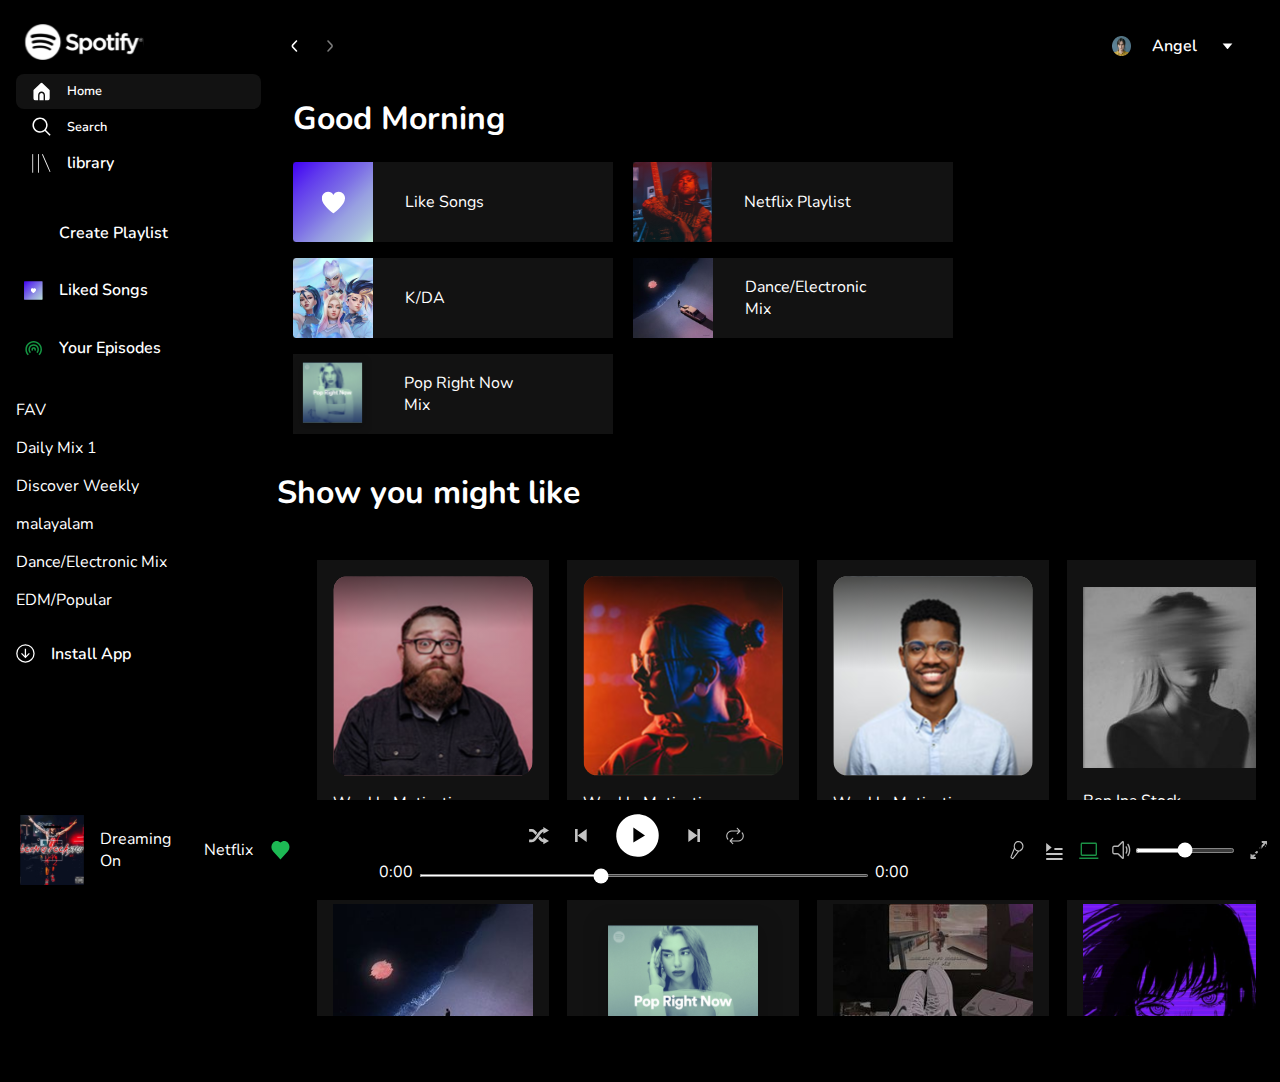
<file: index.html>
<!DOCTYPE html>
<html lang="en">
<head>
    <meta charset="UTF-8">
    <meta name="viewport" content="width=device-width, initial-scale=1.0">
    <title>Spotify - Web Player: Music for everyone</title>
    <link rel="preconnect" href="https://fonts.googleapis.com">
    <link rel="preconnect" href="https://fonts.gstatic.com" crossorigin>
    <link
        href="https://fonts.googleapis.com/css2?family=Caveat&family=Libre+Baskerville&family=Nunito:wght@300&family=Poppins:wght@200&display=swap"
        rel="stylesheet">
    <link rel="icon" sizes="32*32" type="image/png"
        href="https://open.spotifycdn.com/cdn/images/favicon32.b64ecc03.png">
    <link rel="stylesheet" href="./style.css">
</head>
<body>
    <main class="container1">
        <header class="sidebar">
            <img class="logo" src="./images/Spotify logo.svg" alt="">
            <div class="home-section">
                <div class="top-icons">
                    <div class="link-flex">
                        <img src="./images/fi-ss-home.svg" alt="home">
                        <a href="#">Home</a>
                    </div>
                </div>
                <div class="library">
                    <div class="link-flex">
                        <img src="./images/search-icon.svg" alt="search">
                        <a href="#">Search</a>
                    </div>
                    <div class="link-flex">
                        <img src="./images/library.svg" alt="">
                        <p>library</p>
                    </div>
                </div>
                <div class="middle-icons">
                    <div class="link-flex">
                        <img src="./images/plus-round-icon.svg" alt="">
                        <p>Create Playlist</p>
                    </div>
                    <div class="link-flex">
                        <img src="./images/liked.svg" alt="">
                        <p>Liked Songs</p>
                    </div>
                    <div class="link-flex">
                        <img src="./images/gg_media-podcast.svg" alt="">
                        <p>Your Episodes</p>
                    </div>
                </div>
                <div class="bottom-icons">
                    <div class="list">
                        <p>FAV</p>
                        <p>Daily Mix 1</p>
                        <p>Discover Weekly</p>
                        <p>malayalam</p>
                        <p>Dance/Electronic Mix</p>
                        <p>EDM/Popular</p>
                    </div>
                    <div class="link-flex">
                        <img src="./images/grommet-icons_install-option.svg" alt="img">
                        <p>Install App</p>
                    </div>
                </div>
            </div>
        </header>
        <section class="maincontainer">
            <div class="navbar">
                <div class="link-flex">
                    <img src="./images/fi-rr-angle-small-left.svg">
                    <img src="./images/fi-rr-angle-small-right.svg">
                </div>
                <div class="link-flex" style="gap: 0; column-gap: 0.5rem">
                    <div class="chip">
                        <img src="./images/Ellipse 3.png" alt="Ellipse">
                        <p>Angel</p>
                        <img src="./images/fi-ss-caret-down.svg" alt="fi-ss-caret-down">
                    </div>
                </div>
            </div>
            <div class="Playlist">
                <h1>Good Morning</h1>
                <div class="clip">
                    <div class="clip-content">
                        <img src="./images/clip1.svg" alt="clip1">
                        <a href="index2.html">
                            <p>Like Songs</p>
                        </a>
                    </div>
                </div>
                <div class="clip">
                    <div class="clip-content">
                        <img src="./images/clip2.svg" alt="clip2">
                        <a href="index2.html">
                            <p>Netflix Playlist</p>
                        </a>
                    </div>
                </div>
                <div class="clip">
                    <div class="clip-content">
                        <img src="./images/clip3.svg" alt="clip3">
                        <a href="index2.html">
                            <p>K/DA</p>
                        </a>
                    </div>
                </div>
                <div class="clip">
                    <div class="clip-content">
                        <img src="./images/album1.jpg" alt="album1">
                        <a href="index2.html">
                            <p>Dance/Electronic <br>Mix</p>
                        </a>
                    </div>
                </div>
                <div class="clip">
                    <div class="clip-content">
                        <img src="./images/top-right-now.svg" alt="album1">
                        <a href="index2.html">
                            <p>Pop Right Now <br>Mix</p>
                        </a>
                    </div>
                </div>
            </div>
            <h1>Show you might like</h1>
            <div class="grid">
                <div class="grid-item">
                    <div class="clip-content-box">
                        <img src="./images/Weekly-Motivation.svg" alt="Weekly-Motivation">
                        <p>Weekly Motivation...</p>
                        <span>Ben Ina Stock</span>
                    </div>
                </div>
                <div class="grid-item">
                    <div class="clip-content-box">
                        <img src="./images/Meditation-Self.svg" alt="Meditation-Self">
                        <p>Weekly Motivation...</p>
                        <span>Ben Ina Stock</span>
                    </div>
                </div>
                <div class="grid-item">
                    <div class="clip-content-box">
                        <img src="./images/Words-Beyond-Action.svg" alt="Words-Beyond-Action">
                        <p>Weekly Motivation...</p>
                        <span>Ben Ina Stock</span>
                    </div>
                </div>
                <div class="grid-item">
                    <div class="clip-content-box">
                        <img src="./images/album5.jpg">
                        <span>Ben Ina Stock</span>
                    </div>
                </div>
                <div class="grid-item">
                    <div class="clip-content-box">
                        <img src="./images/album1.jpg" alt="album1">
                        <p>Weekly Motivation...</p>
                        <span>Ben Ina Stock</span>
                    </div>
                </div>

                <div class="grid-item">
                    <div class="clip-content-box">
                        <img src="./images/top-right-now.svg" alt="top-right-now">
                        <a href="index2.html">
                            <p>Weekly Motivation...</p>
                        </a>
                        <span>Ben Ina Stock</span>
                    </div>
                </div>
                <div class="grid-item">
                    <div class="clip-content-box">
                        <img src="./images/album3.jpg" alt="album3">
                        <p>Weekly Motivation...</p>
                        <span>Ben Ina Stock</span>
                    </div>
                </div>
                <div class="grid-item">
                    <div class="clip-content-box">
                        <img src="./images/album4.jpg" alt="album4">
                        <p>Weekly Motivation...</p>
                        <span>Ben Ina Stock</span>
                    </div>
                </div>
                <div class="grid-item">
                    <div class="clip-content-box">
                        <img src="./images/The-Alexa-Show.svg" alt="The-Alexa-Show">
                        <p>Weekly Motivation...</p>
                        <span>Ben Ina Stock</span>
                    </div>
                </div>
            </div>
        </section>
        <footer class="Player">
            <div class="clip-heart">
                <img src="./images/audio-img.svg">
                <span class="heart-clip">Dreaming On</span>
                <span class="heart-clip">Netflix</span>
                <img src="./images/heart.svg">
            </div>
            <div class="clip-player">
                <div class="player-control">
                    <img src="./images/raphael_shuffle.svg">
                    <img src="./images/bx_bx-skip-previous1.svg">
                    <img src="./images/gridicons_play.svg">
                    <img src="./images/bx_bx-skip-previous.svg">
                    <img src="./images/fluent_arrow-repeat-all-20-regular.svg">
                    <img>
                </div>
                <div>
                    <span class="current-time">0:00</span>
                    <input type="range" class="timeline-slider" min="0" max="100" step="1" value="40" />
                    <span class="total-time">0:00</span>
                </div>
            </div>
            <div class="clip-option">
                <img src="./images/mick.svg">
                <img src="./images/menu-list.svg">
                <img src="./images/menu-item.svg">
                <span class="sound">
                    <img src="./images/sound.svg">
                    <input type="range" class="vol">
                </span>
                <img src="./images/zoom.svg">
            </div>
        </footer>
    </main>
</body>

</html>
</file>
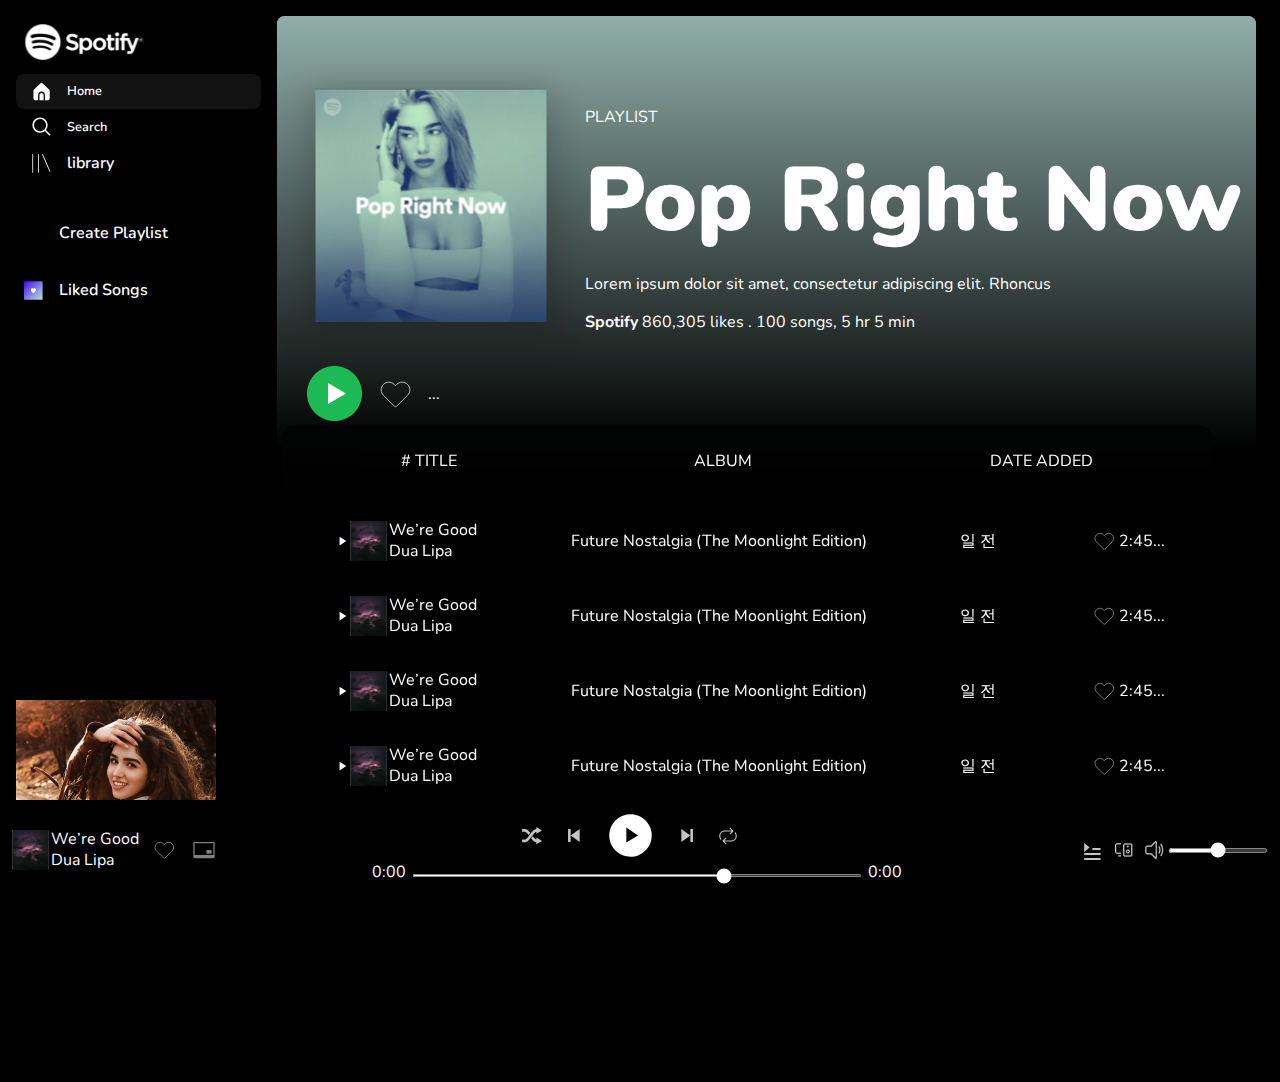
<file: index2.html>
<!DOCTYPE html>
<html lang="en">

<head>
    <meta charset="UTF-8">
    <meta name="viewport" content="width=device-width, initial-scale=1.0">
    <link rel="stylesheet" href="style.css">
    <link rel="preconnect" href="https://fonts.googleapis.com">
    <link rel="preconnect" href="https://fonts.gstatic.com" crossorigin>
    <link  href="https://fonts.googleapis.com/css2?family=Caveat&family=Libre+Baskerville&family=Nunito:wght@300&family=Poppins:wght@200&display=swap"
        rel="stylesheet">
    <link rel="icon" sizes="32*32" type="image/png"
        href="https://open.spotifycdn.com/cdn/images/favicon32.b64ecc03.png">
    <title>Spotify - Web Player: Music for everyone</title>
</head>

<body>
    <main class="container1">
        <header class="sidebar">
            <img class="logo" src="./images/Spotify logo.svg" alt="">
            <div class="home-section">
                <div class="top-icons">
                    <div class="link-flex">
                        <img src="./images/fi-ss-home.svg" alt="home">
                        <a href="#">Home</a>
                    </div>
                </div>
                <div class="library">
                    <div class="link-flex">
                        <img src="./images/search-icon.svg" alt="search">
                        <a href="#">Search</a>
                    </div>
                    <div class="link-flex">
                        <img src="./images/library.svg" alt="library">
                        <p>library</p>
                    </div>
                </div>
                <div class="middle-icons">
                    <div class="link-flex">
                        <img src="./images/plus-round-icon.svg" alt="plus-round">
                        <p>Create Playlist</p>
                    </div>
                    <div class="link-flex">
                        <img src="./images/liked.svg" alt="liked">
                        <p>Liked Songs</p>
                    </div>
                </div>
                <div class="art-albume">
                    <img src="./images/album art.svg">
                </div>
            </div>
        </header>
        <section class="maincontainer-self">
            <div class="maincontainer-half">
                <div class="top-right-now">
                    <img src="./images/top-right-now.svg">
                    <div>
                        <p>PLAYLIST</p>
                        <p class="pop">Pop Right Now</p>
                        <p>Lorem ipsum dolor sit amet, consectetur adipiscing elit. Rhoncus</p>
                        <div>
                            <span><b>Spotify</b></span>
                            <span>860,305 likes .</span>
                            <span>100 songs, 5 hr 5 min</span>
                        </div>
                    </div>
                </div>
                <div class="top-right-now-down">
                    <img src="./images/pause.png">
                    <img src="./images/White-heart.svg">
                    <span>...</span>
                </div>
                <div>
                    <div class="songs-clip">
                        <span># TITLE</span>
                        <span>ALBUM</span>
                        <span>DATE ADDED</span>
                    </div>
                </div>
            </div>
            <div class="songs-list">
                <div class="songs-clip">
                    <span class="clip-b">
                        <img class="Polygon" src="./images/Polygon 2.svg" alt="">
                        <img src="./images/cloud-rock.svg" alt="">
                        <span>
                            <p>We’re Good</p>
                            <p>Dua Lipa</p>
                        </span>
                    </span>
                    <span>Future Nostalgia (The Moonlight Edition)</span>
                    <span>일 전</span>
                    <span class="clip-a">
                        <img src="./images/White-heart.svg">
                        <p>2:45</p>
                        <p>...</p>
                    </span>
                </div>
                <div class="songs-clip">
                    <span class="clip-b">
                        <img class="Polygon" src="./images/Polygon 2.svg" alt="">
                        <img src="./images/cloud-rock.svg" alt="">
                        <span>
                            <p>We’re Good</p>
                            <p>Dua Lipa</p>
                        </span>
                    </span>
                    <span>Future Nostalgia (The Moonlight Edition)</span>
                    <span>일 전</span>
                    <span class="clip-a">
                        <img src="./images/White-heart.svg">
                        <p>2:45</p>
                        <p>...</p>
                    </span>
                </div>
                <div class="songs-clip">
                    <span class="clip-b">
                        <img class="Polygon" src="./images/Polygon 2.svg" alt="">
                        <img src="./images/cloud-rock.svg" alt="">
                        <span>
                            <p>We’re Good</p>
                            <p>Dua Lipa</p>
                        </span>
                    </span>
                    <span>Future Nostalgia (The Moonlight Edition)</span>
                    <span>일 전</span>
                    <span class="clip-a">
                        <img src="./images/White-heart.svg">
                        <p>2:45</p>
                        <p>...</p>
                    </span>
                </div>
                <div class="songs-clip">
                    <span class="clip-b">
                        <img class="Polygon" src="./images/Polygon 2.svg" alt="">
                        <img src="./images/cloud-rock.svg" alt="">
                        <span>
                            <p>We’re Good</p>
                            <p>Dua Lipa</p>
                        </span>
                    </span>
                    <span>Future Nostalgia (The Moonlight Edition)</span>
                    <span>일 전</span>
                    <span class="clip-a">
                        <img src="./images/White-heart.svg">
                        <p>2:45</p>
                        <p>...</p>
                    </span>
                </div>
                <div class="songs-clip">
                    <span class="clip-b">
                        <img class="Polygon" src="./images/Polygon 2.svg" alt="">
                        <img src="./images/cloud-rock.svg" alt="">
                        <span>
                            <p>We’re Good</p>
                            <p>Dua Lipa</p>
                        </span>
                    </span>
                    <span>Future Nostalgia (The Moonlight Edition)</span>
                    <span>일 전</span>
                    <span class="clip-a">
                        <img src="./images/White-heart.svg">
                        <p>2:45</p>
                        <p>...</p>
                    </span>
                </div>
                <div class="songs-clip">
                    <span class="clip-b">
                        <img class="Polygon" src="./images/Polygon 2.svg" alt="">
                        <img src="./images/cloud-rock.svg" alt="">
                        <span>
                            <p>We’re Good</p>
                            <p>Dua Lipa</p>
                        </span>
                    </span>
                    <span>Future Nostalgia (The Moonlight Edition)</span>
                    <span>일 전</span>
                    <span class="clip-a">
                        <img src="./images/White-heart.svg">
                        <p>2:45</p>
                        <p>...</p>
                    </span>
                </div>
                <div class="songs-clip">
                    <span class="clip-b">
                        <img class="Polygon" src="./images/Polygon 2.svg" alt="">
                        <img src="./images/cloud-rock.svg" alt="">
                        <span>
                            <p>We’re Good</p>
                            <p>Dua Lipa</p>
                        </span>
                    </span>
                    <span>Future Nostalgia (The Moonlight Edition)</span>
                    <span>일 전</span>
                    <span class="clip-a">
                        <img src="./images/White-heart.svg">
                        <p>2:45</p>
                        <p>...</p>
                    </span>
                </div>
                <div class="songs-clip">
                    <span class="clip-b">
                        <img class="Polygon" src="./images/Polygon 2.svg" alt="">
                        <img src="./images/cloud-rock.svg" alt="">
                        <span>
                            <p>We’re Good</p>
                            <p>Dua Lipa</p>
                        </span>
                    </span>
                    <span>Future Nostalgia (The Moonlight Edition)</span>
                    <span>일 전</span>
                    <span class="clip-a">
                        <img src="./images/White-heart.svg">
                        <p>2:45</p>
                        <p>...</p>
                    </span>
                </div>
                <div class="songs-clip">
                    <span class="clip-b">
                        <img class="Polygon" src="./images/Polygon 2.svg" alt="">
                        <img src="./images/cloud-rock.svg" alt="">
                        <span>
                            <p>We’re Good</p>
                            <p>Dua Lipa</p>
                        </span>
                    </span>
                    <span>Future Nostalgia (The Moonlight Edition)</span>
                    <span>일 전</span>
                    <span class="clip-a">
                        <img src="./images/White-heart.svg">
                        <p>2:45</p>
                        <p>...</p>
                    </span>
                </div>
                <div class="songs-clip">
                    <span class="clip-b">
                        <img class="Polygon" src="./images/Polygon 2.svg" alt="">
                        <img src="./images/cloud-rock.svg" alt="">
                        <span>
                            <p>We’re Good</p>
                            <p>Dua Lipa</p>
                        </span>
                    </span>
                    <span>Future Nostalgia (The Moonlight Edition)</span>
                    <span>일 전</span>
                    <span class="clip-a">
                        <img src="./images/White-heart.svg">
                        <p>2:45</p>
                        <p>...</p>
                    </span>
                </div>
                <div class="songs-clip">
                    <span class="clip-b">
                        <img class="Polygon" src="./images/Polygon 2.svg" alt="">
                        <img src="./images/cloud-rock.svg" alt="">
                        <span>
                            <p>We’re Good</p>
                            <p>Dua Lipa</p>
                        </span>
                    </span>
                    <span>Future Nostalgia (The Moonlight Edition)</span>
                    <span>일 전</span>
                    <span class="clip-a">
                        <img src="./images/White-heart.svg">
                        <p>2:45</p>
                        <p>...</p>
                    </span>
                </div>
                <div class="songs-clip">
                    <span class="clip-b">
                        <img class="Polygon" src="./images/Polygon 2.svg" alt="">
                        <img src="./images/cloud-rock.svg" alt="">
                        <span>
                            <p>We’re Good</p>
                            <p>Dua Lipa</p>
                        </span>
                    </span>
                    <span>Future Nostalgia (The Moonlight Edition)</span>
                    <span>일 전</span>
                    <span class="clip-a">
                        <img src="./images/White-heart.svg">
                        <p>2:45</p>
                        <p>...</p>
                    </span>
                </div>
                <div class="songs-clip">
                    <span class="clip-b">
                        <img class="Polygon" src="./images/Polygon 2.svg" alt="">
                        <img src="./images/cloud-rock.svg" alt="">
                        <span>
                            <p>We’re Good</p>
                            <p>Dua Lipa</p>
                        </span>
                    </span>
                    <span>Future Nostalgia (The Moonlight Edition)</span>
                    <span>일 전</span>
                    <span class="clip-a">
                        <img src="./images/White-heart.svg">
                        <p>2:45</p>
                        <p>...</p>
                    </span>
                </div>
                <div class="songs-clip">
                    <span class="clip-b">
                        <img class="Polygon" src="./images/Polygon 2.svg" alt="">
                        <img src="./images/cloud-rock.svg" alt="">
                        <span>
                            <p>We’re Good</p>
                            <p>Dua Lipa</p>
                        </span>
                    </span>
                    <span>Future Nostalgia (The Moonlight Edition)</span>
                    <span>일 전</span>
                    <span class="clip-a">
                        <img src="./images/White-heart.svg">
                        <p>2:45</p>
                        <p>...</p>
                    </span>
                </div>
                <div class="songs-clip">
                    <span class="clip-b">
                        <img class="Polygon" src="./images/Polygon 2.svg" alt="">
                        <img src="./images/cloud-rock.svg" alt="">
                        <span>
                            <p>We’re Good</p>
                            <p>Dua Lipa</p>
                        </span>
                    </span>
                    <span>Future Nostalgia (The Moonlight Edition)</span>
                    <span>일 전</span>
                    <span class="clip-a">
                        <img src="./images/White-heart.svg">
                        <p>2:45</p>
                        <p>...</p>
                    </span>
                </div>
                <div class="songs-clip">
                    <span class="clip-b">
                        <img class="Polygon" src="./images/Polygon 2.svg" alt="">
                        <img src="./images/cloud-rock.svg" alt="">
                        <span>
                            <p>We’re Good</p>
                            <p>Dua Lipa</p>
                        </span>
                    </span>
                    <span>Future Nostalgia (The Moonlight Edition)</span>
                    <span>일 전</span>
                    <span class="clip-a">
                        <img src="./images/White-heart.svg">
                        <p>2:45</p>
                        <p>...</p>
                    </span>
                </div>
            </div>
        </section>
        <footer class="Player">
            <span class="clip-b">
                <img src="./images/cloud-rock.svg" alt="">
                <span>
                    <p>We’re Good</p>
                    <p>Dua Lipa</p>
                </span>
                <img class="small" src="./images/White-heart.svg" alt="">
                <img class="small" src="./images/galary.svg">
            </span>
            <div class="clip-player">
                <div class="player-control">
                    <img src="./images/raphael_shuffle.svg">
                    <img src="./images/bx_bx-skip-previous1.svg">
                    <img src="./images/gridicons_play.svg">
                    <img src="./images/bx_bx-skip-previous.svg">
                    <img src="./images/fluent_arrow-repeat-all-20-regular.svg">
                    <img>
                </div>
                <div>
                    <span class="current-time">0:00</span>
                    <input type="range" class="timeline-slider" min="0" max="100" step="1" value="70" />
                    <span class="total-time">0:00</span>
                </div>
            </div>
            <div class="clip-option">
                <img src="./images/menu-list.svg">
                <img src="./images/pc.svg">
                <span class="sound">
                    <img src="./images/sound.svg">
                    <input type="range" class="vol">
                </span>
            </div>
        </footer>
    </main>
</body>

</html>
</file>
<file: style.css>
:root {
    --black: #000;
    --grey: #121212;
    --lighy-grey: #232323;
    --white: #fff;
}

html {
    height: 100%;
    margin: 0rem;
    display: flex;
    overflow: hidden;
    flex-direction: column;
    font-family: 'Nunito', sans-serif;
    background-color: var(--black);
    color: var(--white);
    box-sizing: border-box;
}

a {
    color: var(--white);
    text-decoration: none;
}

.container1{
    display: flex;
    flex: 1;
    background-color: var(--black);
    color: var(var(--white));
    padding: 0.5rem;
    color: white;
}

.logo {
    width: 120px;
    padding: 0.5rem 0.5rem 0.5rem 0.5rem;
}

.sidebar {
    flex: 0.20;
    background-color: var(--black);
    margin-right: 1rem;
    border-radius: 0.5rem;
}

.home-section {
    overflow-y: scroll;
    height: 1000px;
}

.home-section::-webkit-scrollbar {
    display: none;
}

.maincontainer {
    flex: 0.80;
    background-color: var(--black);
    overflow-y: scroll;
    border-radius: 0.5rem;
    margin-right: 0.5rem;
    height: 1000px;
    scroll-behavior: smooth;
}

.maincontainer::-webkit-scrollbar {
    display: none;
}

.top-icons {
    display: flex;
    flex-direction: column;
    gap: 1.2rem;
    padding: 0.5rem 1rem;
    background-color: var(--grey);
    border-radius: 0.5rem;
}

.link-flex {
    display: flex;
    font-size: 0.8rem;
    justify-content: flex-start;
    gap: 1rem;
    align-items: center;
    font-weight: 600;
    cursor: pointer;
}

.link-flex img {
    height: 1.2rem;
    width: 1.2rem;
}

.link-flex p {
    font-size: 1rem;
    color: var(--white);
}

.link-flex:hower {
    opacity: 1;
    transition: all 0.3s;
}
.link-flex > a{
    text-decoration: none;
    color: white;
}

.library {
    display: block;
    border-radius: 0.5rem;
    padding: 0.5rem 1rem;
    font-size: 0.8rem;
    gap: 1rem;
    font-weight: 600;
    cursor: pointer;
}

.middle-icons {
    display: flex;
    flex-direction: column;
    gap: 0.2rem;
    padding: 0.5rem 0.5rem;
    background-color: var(--black);
    border-radius: 0.5rem;
}

.navbar {
    padding: 0.5rem;
    position: sticky;
    top: 0px;
    display: flex;
    justify-content: space-between;
    align-items: center;
}

.chip {
    display: flex;
    justify-content: space-around;
    align-items: center;
    width: 147px;
    height: 44px;
    border-radius: 33px;
    background-color: var(--black);
}

.bottom-icons {
    display: block
}

.Playlist {
    background-color: var(--light-grey);
    margin: 1rem;
}

.clip {
    display: inline-block;
    background-color: var(--grey);
    gap: 1rem;
    height: 80px;
    width: 320px;
    margin-right: 1rem;
    margin-bottom: 1rem;
}

.clip img {
    height: 80px;
}

.clip-content {
    display: flex;
    align-items: center;
    gap: 2rem;
}

.grid {
    width: 1000px;
    height: 664px;
    padding-top: 0%;
    margin: 1rem;
    display: grid;
    grid-template-columns: 1fr 1fr 1fr 1fr;
}

.clip-content-box {
    background-color: var(--grey);
    display: flex;
    align-items: center;
    flex-wrap: wrap;
    padding: 1rem;
}

.clip-content-box>img {
    width: 200px;
}

.grid-item {
    display: flex;
    width: 200px;
    height: 280px;
    padding: 0.5rem;
    margin: 1rem;
}

.Player {
    position: fixed;
    height: 80px;
    width: 100%;
    bottom: 0%;
    left: 0%;
    background-color: var(--black);
    display: flex;
    align-items: center;
    justify-content: space-between;
    padding: 10px;
}

.clip-heart {
    display: flex;
    align-items: center;
    justify-content: flex-start;
    Height: 70px;
    margin: 0 10px;
    gap: 1rem;
}

.clip-player {
    width: 704px;
    height: 80px;
    border-radius: 2.5px;
    display: flex;
    align-items: center;
    flex-direction: column;
}

.clip-option {
    display: flex;
    align-content: center;
    justify-content: center;
    padding: 0px 20px;
    gap: 10px;
}

.player-control {
    display: flex;
    align-items: center;
    justify-content: center;
    gap: 15px;
}

.sound {
    display: flex;
    align-items: center;
    justify-content: center;
}

.heart-clip {
    display: flex;
    align-items: center;
    flex-direction: column;
}

.current-time {
    width: 100px;
}

.timeline-slider {
    width: 450px;
    height: 3px;
    accent-color: rgb(333 333 333);
}

/* ----------------------------------------------------- */
/* <!section second */
.container1 {}

* {
    font-family: 'Caveat', cursive;
    font-family: 'Libre Baskerville', serif;
    font-family: 'Nunito', sans-serif;
    scroll-behavior: smooth;
}

.art-albume>img {
    position: absolute;
    bottom: 0%;
    height: 200px;
    width: 200px;
    bottom: 0;
}

.maincontainer-self {
    flex: 0.80;
    display: flex;
    flex-direction: column;
    border-radius: 0.5rem;
    margin-right: 0.5rem;
    overflow-y: scroll;
    height: 800px;
    scroll-behavior: auto;
}

.maincontainer-half {
    background: #90AEA7;
    background-image: linear-gradient(180deg, #90AEA7 0%, #000000 89.7%);
    background-repeat: no-repeat;
}

.top-right-now {
    display: flex;
    justify-content: start;
    align-items: center;
    padding-top: 40px;
}

.pop {
    font-size: 90px;
    font-weight: 900;
    line-height: 113px;
    letter-spacing: -2%;
    padding: 0%;
    margin: 0%;
}

.top-right-now-down {
    display: flex;
    align-items: center;
    padding-left: 30px;
    gap: 10px;
}

.maincontainer-self::-webkit-scrollbar {
    display: none;
}

.songs-clip {
    display: flex;
    justify-content: space-around;
    width: 95%;
    align-items: center;
    align-content: center;
    height: 70px;
    backdrop-filter: blur(30px);
    margin: 5px;
    border-radius: 10px;
    cursor: pointer;
}

.clip-b {
    display: flex;
    justify-content: center;
    line-height: 5px;
    align-items: center;

}

.clip-a {
    display: flex;
    justify-content: center;
    line-height: 5px;
    align-items: center;
}

.clip-a>img {
    height: 30px;
    width: 30px;
}

.songs-clip:hover {
    background-color: var(--lighy-grey);
    backdrop-filter: blur(0.1px);
}

.Polygon {
    height: 10px;
    width: 10px;
    padding-left: 10px;
}

.small {
    height: 30px;
    width: 30px;
    padding-left: 10px;
}

.vol {
    width: 100px;
    height: 5px;
    accent-color: var(--white)
}

@media screen and (max-width: 480px) {
    .container1{
        height: auto;
    }
    .maincontainer{
        overflow-x: hidden;
    }
  
    .grid{
        overflow: scroll;
        width: max-content;
        grid-template-columns: 1fr;
        align-items: center;
    }
    .Player {
        display: flex;
        /* flex-direction: column; */
        height: auto;
        width: 100%;
    }
    .clip-heart{
        display: none;
    }
    .clip-player {
        display: flex;
        align-items: center;
        justify-content: center;
        flex-direction: column;
       text-align: center;
       gap: 0;
    }
    input[type="range"]{
        display: none;
    }
    .clip-option {
       text-align: center;
       display: none;
    }
    .clip-player span{
        display: none;
    }
    .grid{
        width: fit-content;
    }
    .maincontainer-half{
        display: flex;
        width: 100%;
        flex-direction: column;
    }
    .top-right-now{
        width: min-content;
        display: flex;
        flex-direction: column;
        text-align: center;
    }
    .top-right-now > div{
        display: none;
    }
    .songs-list{
        width: fit-content;
    }
    .clip-b > span{
        display: none;
    }
    .Polygon{
        display: none;
    }
    .clip-a{
        display: none;
    }
    .art-albume{
        display: none;
    }
    .Player > .clip-b{
        display: none;
    }
}
</file>
